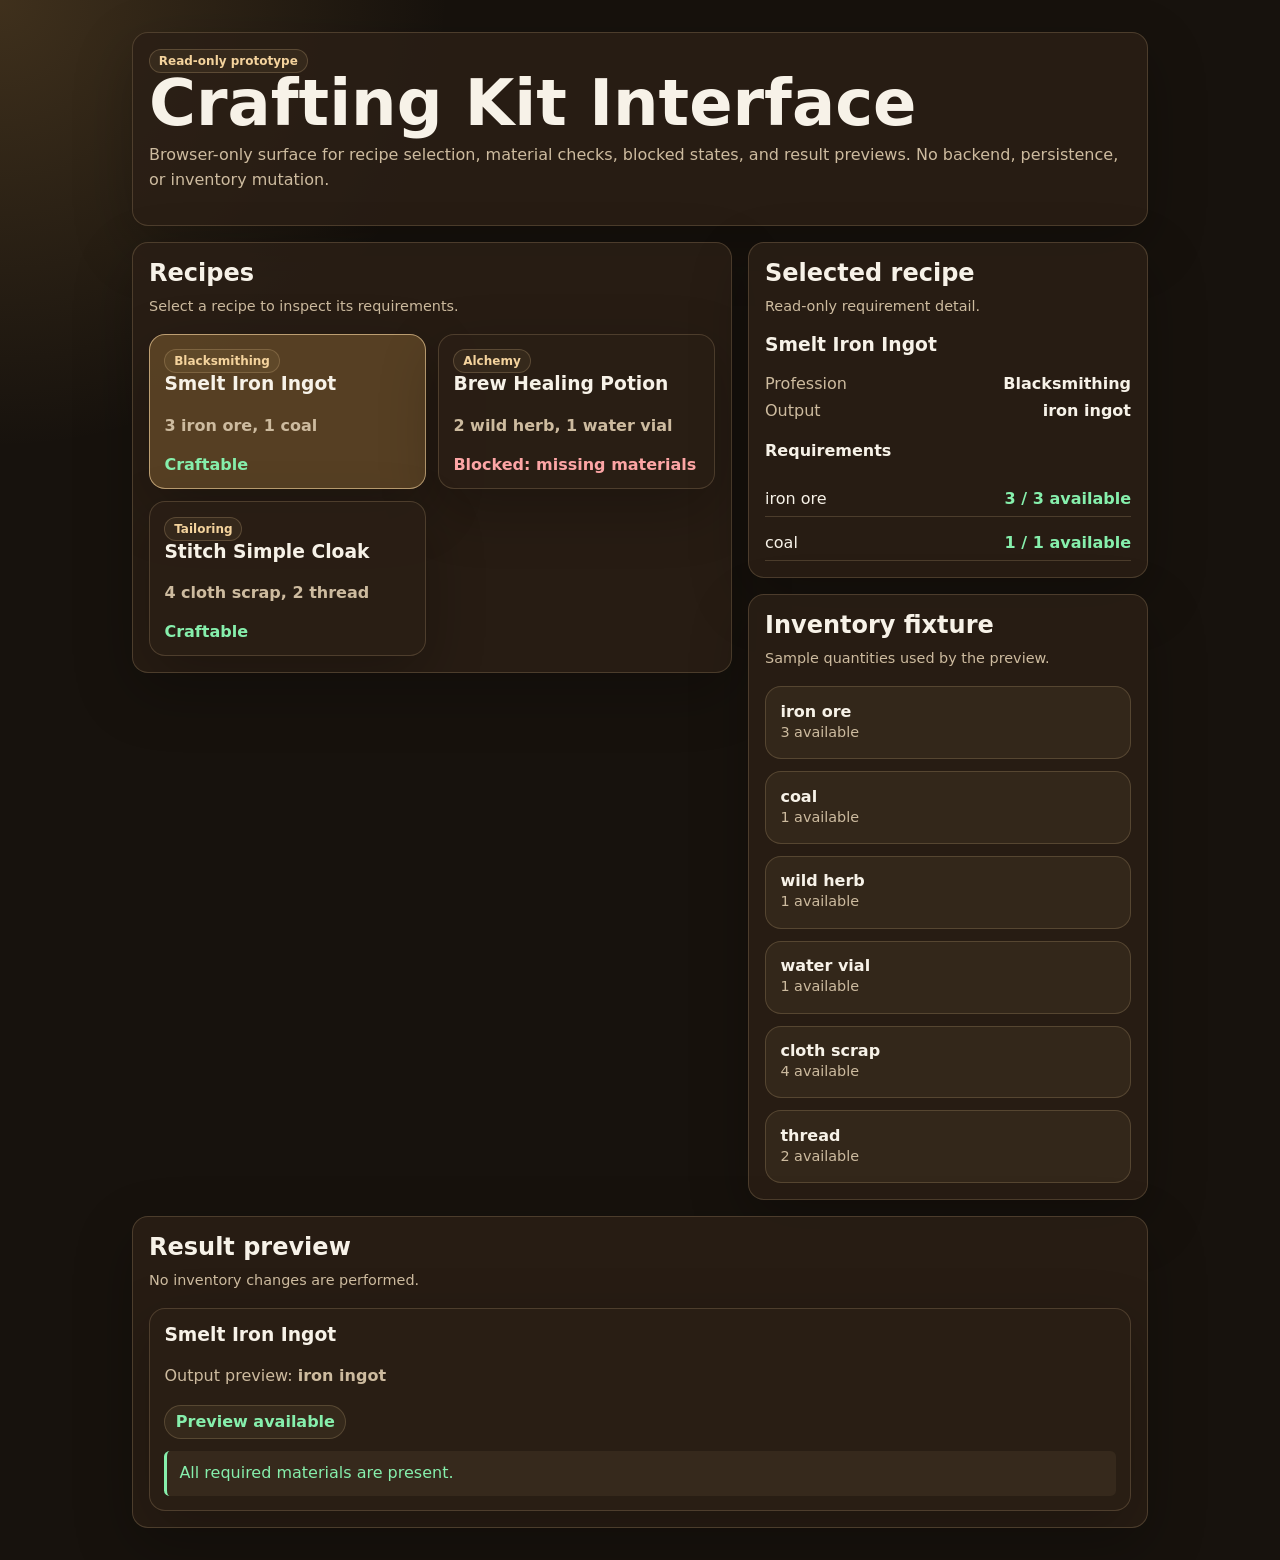
<file: prototype/index.html>
<!doctype html>
<html lang="en">
  <head>
    <meta charset="utf-8" />
    <meta name="viewport" content="width=device-width, initial-scale=1" />
    <meta name="description" content="Read-only Crafting Kit browser prototype." />
    <title>Crafting Kit Prototype</title>
    <link rel="stylesheet" href="styles.css" />
  </head>
  <body>
    <main>
      <header class="hero" aria-labelledby="page-title">
        <span class="pill">Read-only prototype</span>
        <h1 id="page-title">Crafting Kit Interface</h1>
        <p>
          Browser-only surface for recipe selection, material checks, blocked states, and result
          previews. No backend, persistence, or inventory mutation.
        </p>
      </header>

      <section class="workspace-grid" aria-label="Crafting interface">
        <section class="panel recipe-browser-panel" aria-labelledby="recipes-heading">
          <header class="panel-heading">
            <h2 id="recipes-heading">Recipes</h2>
            <p>Select a recipe to inspect its requirements.</p>
          </header>
          <div class="recipe-grid" id="recipeGrid" aria-live="polite"></div>
        </section>

        <section class="panel detail-panel" aria-labelledby="detail-heading">
          <header class="panel-heading">
            <h2 id="detail-heading">Selected recipe</h2>
            <p>Read-only requirement detail.</p>
          </header>
          <div id="recipeDetail" class="detail-region" aria-live="polite"></div>
        </section>

        <aside class="panel inventory-panel" aria-labelledby="inventory-heading">
          <header class="panel-heading">
            <h2 id="inventory-heading">Inventory fixture</h2>
            <p>Sample quantities used by the preview.</p>
          </header>
          <div class="inventory-grid" id="inventoryGrid"></div>
        </aside>

        <section class="panel result-panel" aria-labelledby="result-heading">
          <header class="panel-heading">
            <h2 id="result-heading">Result preview</h2>
            <p>No inventory changes are performed.</p>
          </header>
          <div class="result-card" id="resultCard" aria-live="polite"></div>
        </section>
      </section>
    </main>
    <script src="app.js" defer></script>
  </body>
</html>
</file>
<file: prototype/styles.css>
:root {
  --color-ink: #f7f2e8;
  --color-muted: #cdbb9f;
  --color-page: #17120d;
  --color-surface: rgba(43, 31, 22, 0.86);
  --color-surface-selected: rgba(106, 78, 42, 0.72);
  --color-accent: #f4d39d;
  --color-success: #86efac;
  --color-danger: #fca5a5;
  --color-warning: #fcd34d;
  --color-info: #93c5fd;
  --surface-subtle: rgba(244, 211, 157, 0.06);
  --border-soft: 1px solid rgba(244, 211, 157, 0.18);
  --border-strong: 1px solid rgba(244, 211, 157, 0.65);
  --radius-card: 1rem;
  --radius-control: 0.85rem;
  --space-1: 0.5rem;
  --space-2: 0.75rem;
  --space-3: 1rem;
  --shadow-card: 0 20px 60px rgba(0, 0, 0, 0.24);
  color-scheme: dark;
  color: var(--color-ink);
  background: var(--color-page);
  font-family: Inter, ui-sans-serif, system-ui, -apple-system, BlinkMacSystemFont, "Segoe UI", sans-serif;
}

* { box-sizing: border-box; }

body {
  margin: 0;
  min-width: 320px;
  overflow-x: hidden;
  background: radial-gradient(circle at top left, rgba(206, 156, 83, 0.22), transparent 28rem), var(--color-page);
  text-rendering: optimizeLegibility;
}

main { width: min(1080px, 100%); margin: 0 auto; padding: 1rem; }

.hero, .panel, .recipe-card, .result-card {
  border: var(--border-soft);
  border-radius: var(--radius-card);
  background: var(--color-surface);
  box-shadow: var(--shadow-card);
}

.hero, .panel { padding: var(--space-3); overflow: hidden; }
.hero { margin-bottom: var(--space-3); }
h1, h2, h3, p { margin-top: 0; }
h1 { margin-bottom: 0.5rem; font-size: clamp(2rem, 8vw, 4rem); line-height: 0.95; }
p { color: var(--color-muted); line-height: 1.6; }
.workspace-grid { display: grid; gap: var(--space-3); }
.panel-heading { margin-bottom: var(--space-3); }
.panel-heading h2, .panel-heading p { margin-bottom: var(--space-1); }
.panel-heading p { font-size: 0.9rem; }
.detail-region { min-height: 10rem; }
.summary-list { display: grid; gap: var(--space-1); margin: 0 0 var(--space-3); }
.summary-list div { display: flex; justify-content: space-between; gap: var(--space-2); }
.summary-list dt { color: var(--color-muted); }
.summary-list dd { margin: 0; font-weight: 800; text-align: right; }
.detail-list { display: grid; gap: var(--space-1); margin: 0; padding: 0; list-style: none; }
.requirement-row { display: flex; justify-content: space-between; gap: var(--space-2); padding: var(--space-1) 0; border-bottom: var(--border-soft); }
.inventory-card { min-width: 0; padding: 0.9rem; border: var(--border-soft); border-radius: var(--radius-card); background: var(--surface-subtle); }
.inventory-card p { margin-bottom: 0; font-size: 0.9rem; }
.recipe-grid, .inventory-grid { display: grid; gap: var(--space-2); }
.recipe-card, .result-card { padding: 0.9rem; min-width: 0; }
.recipe-card { width: 100%; color: inherit; text-align: left; cursor: pointer; }
.recipe-card.selected { border: var(--border-strong); background: var(--color-surface-selected); }
.recipe-card:hover { border-color: rgba(244, 211, 157, 0.45); }
.pill { display: inline-flex; border: 1px solid rgba(244, 211, 157, 0.2); border-radius: 999px; padding: 0.25rem 0.55rem; color: var(--color-accent); background: var(--surface-subtle); font-size: 0.75rem; font-weight: 800; }
button { min-height: 2.8rem; border: 1px solid rgba(244, 211, 157, 0.4); border-radius: var(--radius-control); color: var(--color-ink); background: rgba(244, 211, 157, 0.1); font: inherit; font-weight: 800; cursor: pointer; }
button:focus-visible { outline: 3px solid var(--color-accent); outline-offset: 3px; }
button:disabled { cursor: default; opacity: 0.85; }
.preview-badge { display: inline-flex; padding: 0.4rem 0.65rem; border: var(--border-soft); border-radius: 999px; background: var(--surface-subtle); font-weight: 800; }
.status-line { margin: var(--space-2) 0 0; padding: 0.6rem 0.75rem; border-left: 3px solid currentColor; border-radius: 0.35rem; background: var(--surface-subtle); }
.status-chip { display: inline-flex; align-items: center; gap: var(--space-1); padding: 0.35rem 0.6rem; border: 1px solid currentColor; border-radius: 999px; font-size: 0.85rem; font-weight: 800; }
.status-chip.ok { color: var(--color-success); background: rgba(134, 239, 172, 0.08); }
.status-chip.blocked, .status-chip.error { color: var(--color-danger); background: rgba(252, 165, 165, 0.08); }
.status-chip.warning { color: var(--color-warning); background: rgba(252, 211, 77, 0.08); }
.status-chip.info { color: var(--color-info); background: rgba(147, 197, 253, 0.08); }
.blocked { color: var(--color-danger); }
.ok { color: var(--color-success); }
.warning { color: var(--color-warning); }
.info { color: var(--color-info); }
.error { color: var(--color-danger); border-color: rgba(252, 165, 165, 0.6); }

@media (max-width: 640px) {
  .recipe-grid, .inventory-grid { grid-template-columns: minmax(0, 1fr); }
  .recipe-card, .result-card { overflow-wrap: anywhere; }
}

@media (max-width: 480px) {
  main { padding: 0.75rem; }
  .hero, .panel { padding: 0.8rem; }
  h1 { font-size: 2.25rem; }
}

@media (min-width: 760px) {
  main { padding: 2rem; }
  .workspace-grid { grid-template-areas: "recipes detail" "recipes inventory" "result result"; grid-template-columns: 1.2fr 0.8fr; align-items: start; }
  .recipe-browser-panel { grid-area: recipes; }
  .detail-panel { grid-area: detail; }
  .inventory-panel { grid-area: inventory; }
  .result-panel { grid-area: result; }
  .recipe-grid { grid-template-columns: repeat(2, minmax(0, 1fr)); }
}

@media (max-width: 759px) {
  .workspace-grid { grid-template-areas: "recipes" "detail" "inventory" "result"; }
  .recipe-browser-panel { grid-area: recipes; }
  .detail-panel { grid-area: detail; }
  .inventory-panel { grid-area: inventory; }
  .result-panel { grid-area: result; }
}

@media (prefers-reduced-motion: no-preference) {
  .recipe-card, button, .panel { transition: border-color 160ms ease, background-color 160ms ease, transform 160ms ease; }
  .recipe-card:hover { transform: translateY(-1px); }
}

@media (prefers-contrast: more) {
  .hero, .panel, .recipe-card, .result-card, .inventory-card { border-color: rgba(247, 242, 232, 0.65); }
  p, .summary-list dt { color: var(--color-ink); }
}
</file>
